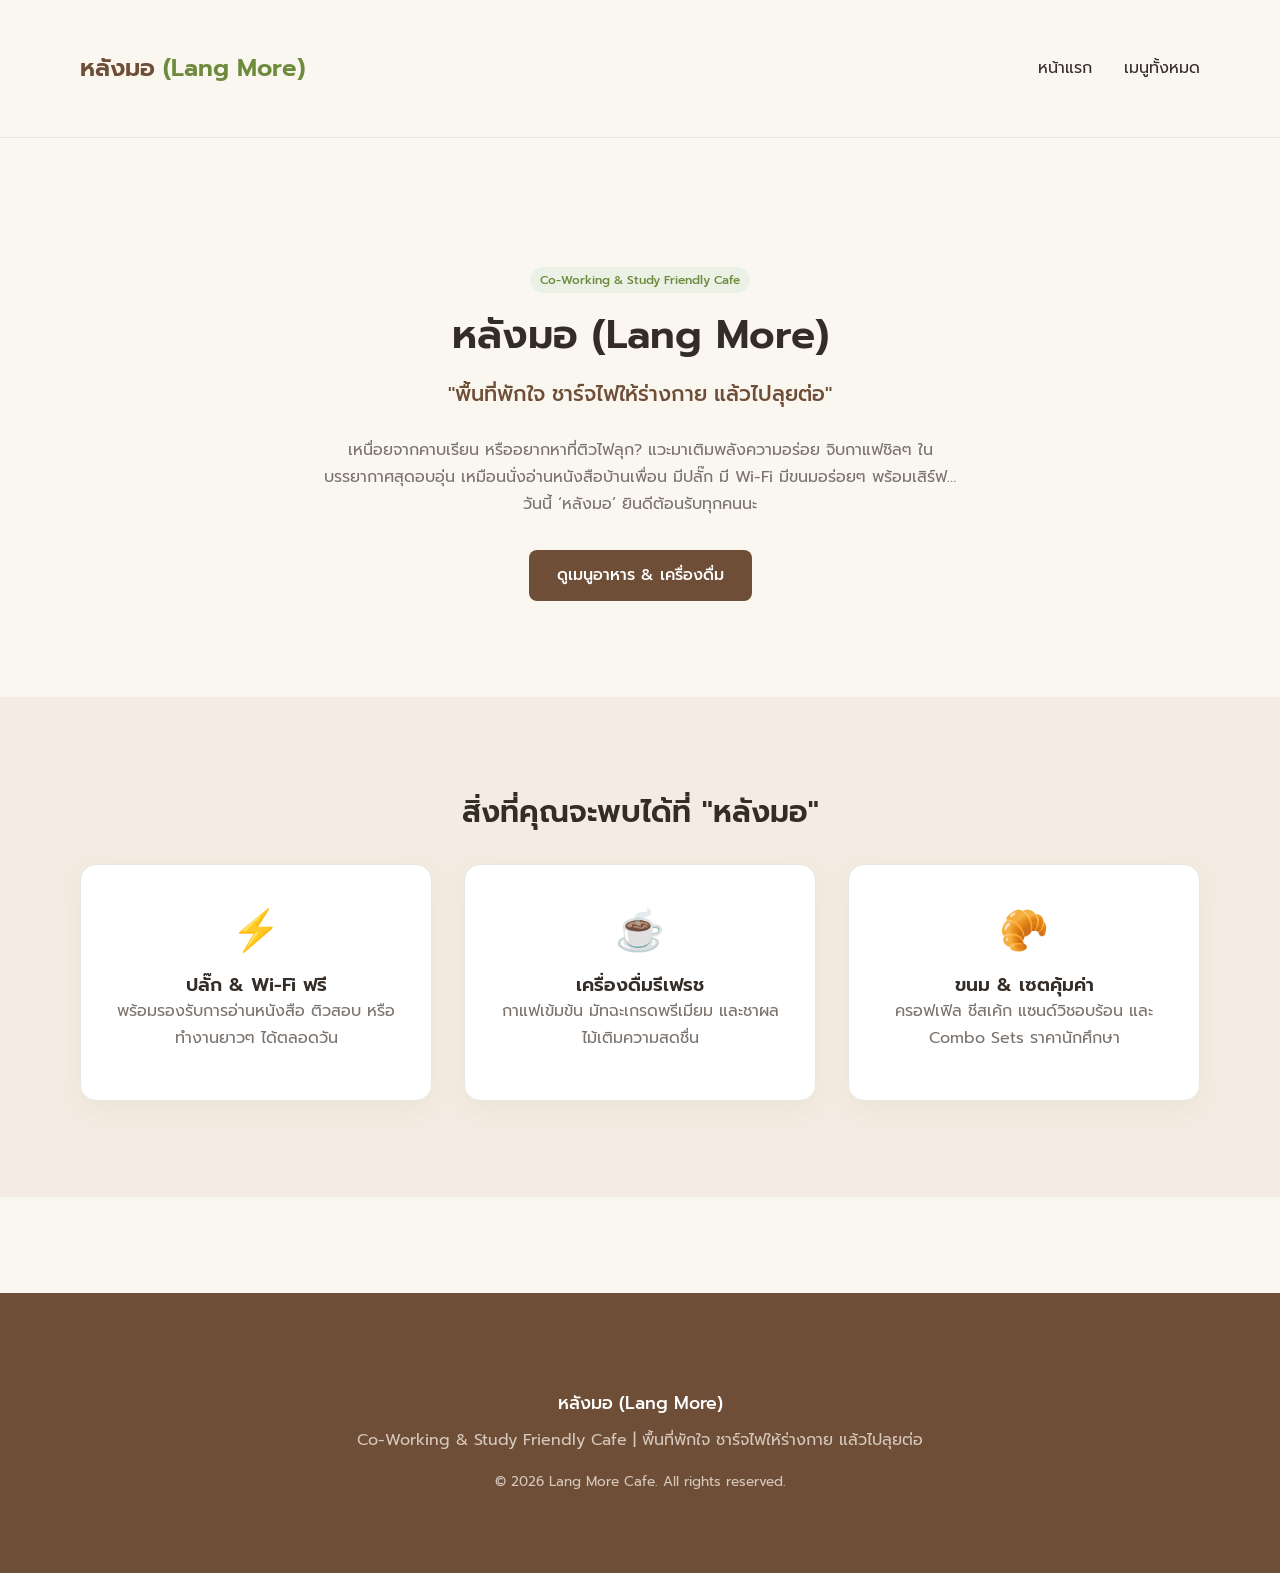
<file: index.html>
<!DOCTYPE html>
<html lang="th">
<head>
  <meta charset="UTF-8">
  <meta name="viewport" content="width=device-width, initial-scale=1.0">
  <title>หลังมอ (Lang More) – Co-Working & Study Friendly Cafe</title>
  <link rel="stylesheet" href="style.css">
</head>
<body>

  <!-- Header & Navigation -->
  <header>
    <div class="container nav-container">
      <a href="index.html" class="logo">
        หลังมอ <span>(Lang More)</span>
      </a>
      <ul class="nav-links">
        <li><a href="index.html">หน้าแรก</a></li>
        <li><a href="product.html">เมนูทั้งหมด</a></li>
      </ul>
    </div>
  </header>

  <main>
    <!-- Hero Section -->
    <section class="section hero" style="text-align: center; padding: var(--spacing-xl) 0 var(--spacing-lg) 0;">
      <div class="container">
        <span class="card-tag" style="margin: 0 auto 1rem auto; display: inline-block;">Co-Working & Study Friendly Cafe</span>
        <h1>หลังมอ (Lang More)</h1>
        <p style="font-size: 1.3rem; font-weight: 500; color: var(--brown-primary); margin-bottom: 1.5rem;">
          "พื้นที่พักใจ ชาร์จไฟให้ร่างกาย แล้วไปลุยต่อ"
        </p>
        <p style="max-width: 650px; margin: 0 auto 2rem auto;">
          เหนื่อยจากคาบเรียน หรืออยากหาที่ติวไฟลุก? แวะมาเติมพลังความอร่อย จิบกาแฟชิลๆ ในบรรยากาศสุดอบอุ่น เหมือนนั่งอ่านหนังสือบ้านเพื่อน มีปลั๊ก มี Wi-Fi มีขนมอร่อยๆ พร้อมเสิร์ฟ… วันนี้ ‘หลังมอ’ ยินดีต้อนรับทุกคนนะ
        </p>
        <div style="display: flex; gap: 1rem; justify-content: center; flex-wrap: wrap;">
          <a href="product.html" class="btn btn-primary">ดูเมนูอาหาร & เครื่องดื่ม</a>
        </div>
      </div>
    </section>

    <!-- Highlights Section -->
    <section class="section" style="background-color: #f4ece2;">
      <div class="container">
        <h2>สิ่งที่คุณจะพบได้ที่ "หลังมอ"</h2>
        <div class="grid" style="grid-template-columns: repeat(auto-fit, minmax(250px, 1fr)); text-align: center;">
          <div class="card" style="padding: var(--spacing-md);">
            <div style="font-size: 2.5rem; margin-bottom: 0.5rem;">⚡</div>
            <h3>ปลั๊ก & Wi-Fi ฟรี</h3>
            <p>พร้อมรองรับการอ่านหนังสือ ติวสอบ หรือทำงานยาวๆ ได้ตลอดวัน</p>
          </div>
          <div class="card" style="padding: var(--spacing-md);">
            <div style="font-size: 2.5rem; margin-bottom: 0.5rem;">☕</div>
            <h3>เครื่องดื่มรีเฟรช</h3>
            <p>กาแฟเข้มข้น มัทฉะเกรดพรีเมียม และชาผลไม้เติมความสดชื่น</p>
          </div>
          <div class="card" style="padding: var(--spacing-md);">
            <div style="font-size: 2.5rem; margin-bottom: 0.5rem;">🥐</div>
            <h3>ขนม & เซตคุ้มค่า</h3>
            <p>ครอฟเฟิล ชีสเค้ก แซนด์วิชอบร้อน และ Combo Sets ราคานักศึกษา</p>
          </div>
        </div>
      </div>
    </section>
  </main>

  <!-- Footer -->
  <footer>
    <div class="container" style="text-align: center;">
      <p style="font-size: 1.1rem; font-weight: 500; color: #ffffff; margin-bottom: 0.5rem;">หลังมอ (Lang More)</p>
      <p>Co-Working & Study Friendly Cafe | พื้นที่พักใจ ชาร์จไฟให้ร่างกาย แล้วไปลุยต่อ</p>
      <p style="margin-top: 1rem; font-size: 0.85rem;">&copy; 2026 Lang More Cafe. All rights reserved.</p>
    </div>
  </footer>

  <script src="script.js"></script>
</body>
</html>
</file>
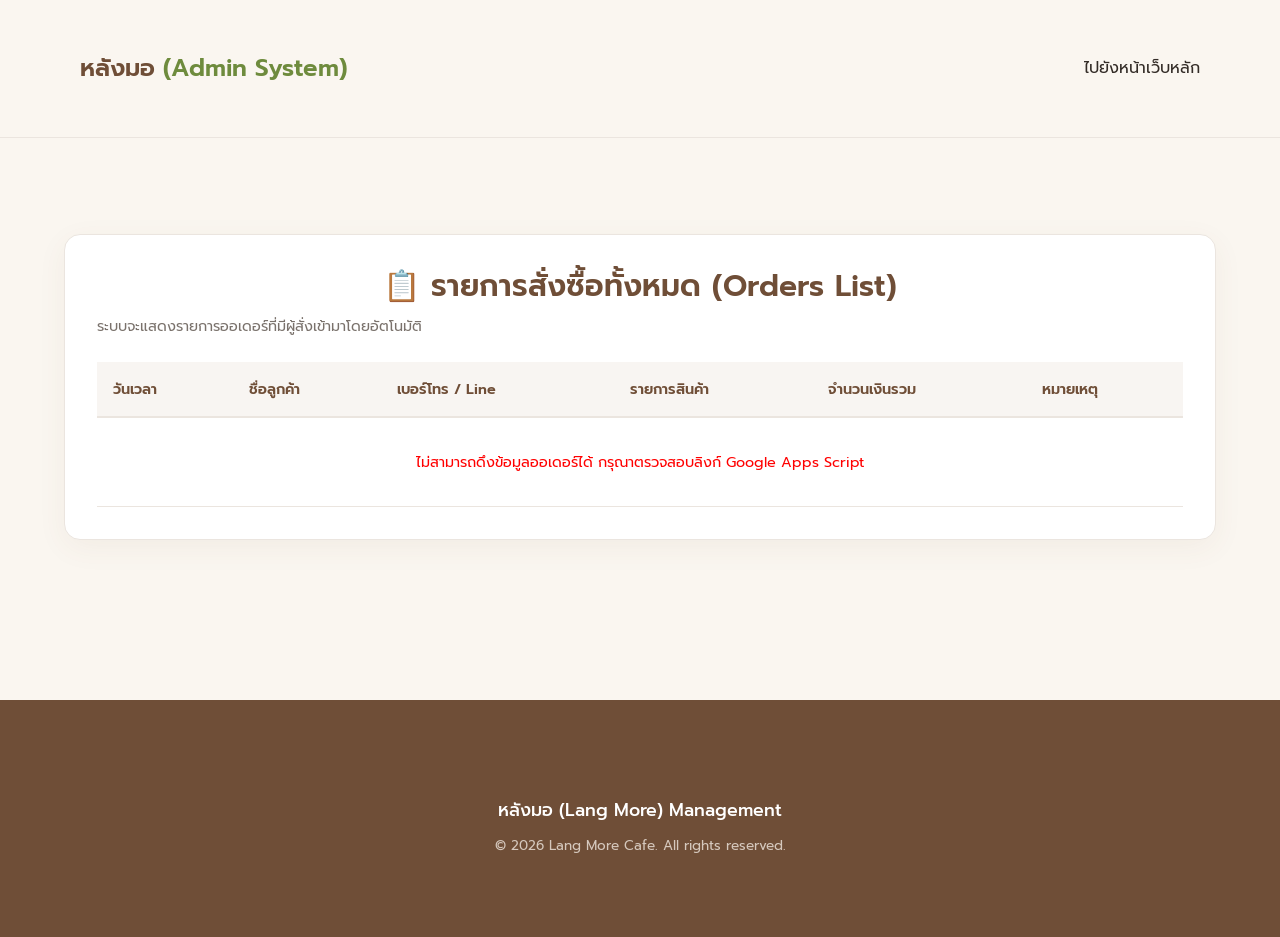
<file: admin.html>
<!DOCTYPE html>
<html lang="th">
<head>
  <meta charset="UTF-8">
  <meta name="viewport" content="width=device-width, initial-scale=1.0">
  <title>ระบบจัดการออเดอร์ (Admin) - หลังมอ</title>
  <link rel="stylesheet" href="style.css">
  <style>
    .admin-section {
      background: #ffffff;
      padding: 2rem;
      border-radius: 16px;
      box-shadow: 0 8px 30px rgba(111, 78, 55, 0.06);
      border: 1px solid #EBE5DF;
      margin-top: 2rem;
    }
    .table-responsive {
      overflow-x: auto;
      margin-top: 1.5rem;
    }
    table {
      width: 100%;
      border-collapse: collapse;
      text-align: left;
      font-size: 0.9rem;
    }
    th {
      background-color: #F8F5F2;
      color: #6F4E37;
      padding: 0.9rem 1rem;
      font-weight: 600;
      border-bottom: 2px solid #EBE5DF;
      white-space: nowrap;
    }
    td {
      padding: 0.9rem 1rem;
      border-bottom: 1px solid #EBE5DF;
      color: #332C27;
      vertical-align: top;
    }
    tr:hover {
      background-color: #FAF8F5;
    }
  </style>
</head>
<body>

  <!-- Header -->
  <header>
    <div class="container nav-container">
      <a href="index.html" class="logo">หลังมอ <span>(Admin System)</span></a>
      <ul class="nav-links">
        <li><a href="index.html">ไปยังหน้าเว็บหลัก</a></li>
      </ul>
    </div>
  </header>

  <main class="container section">
    <div class="admin-section">
      <h2 style="color: #6F4E37; margin-bottom: 0.5rem;">📋 รายการสั่งซื้อทั้งหมด (Orders List)</h2>
      <p style="color: #7A726C; font-size: 0.9rem;">ระบบจะแสดงรายการออเดอร์ที่มีผู้สั่งเข้ามาโดยอัตโนมัติ</p>

      <div class="table-responsive">
        <table id="ordersTable">
          <thead>
            <tr>
              <th>วันเวลา</th>
              <th>ชื่อลูกค้า</th>
              <th>เบอร์โทร / Line</th>
              <th>รายการสินค้า</th>
              <th>จำนวนเงินรวม</th>
              <th>หมายเหตุ</th>
            </tr>
          </thead>
          <tbody>
            <!-- script.js จะนำข้อมูลออเดอร์มาแทรกในนี้ -->
          </tbody>
        </table>
      </div>
    </div>
  </main>

  <!-- Footer -->
  <footer>
    <div class="container" style="text-align: center;">
      <p style="font-size: 1.1rem; font-weight: 500; color: #ffffff; margin-bottom: 0.5rem;">หลังมอ (Lang More) Management</p>
      <p style="font-size: 0.85rem;">&copy; 2026 Lang More Cafe. All rights reserved.</p>
    </div>
  </footer>

  <script src="script.js"></script>
</body>
</html>
</file>
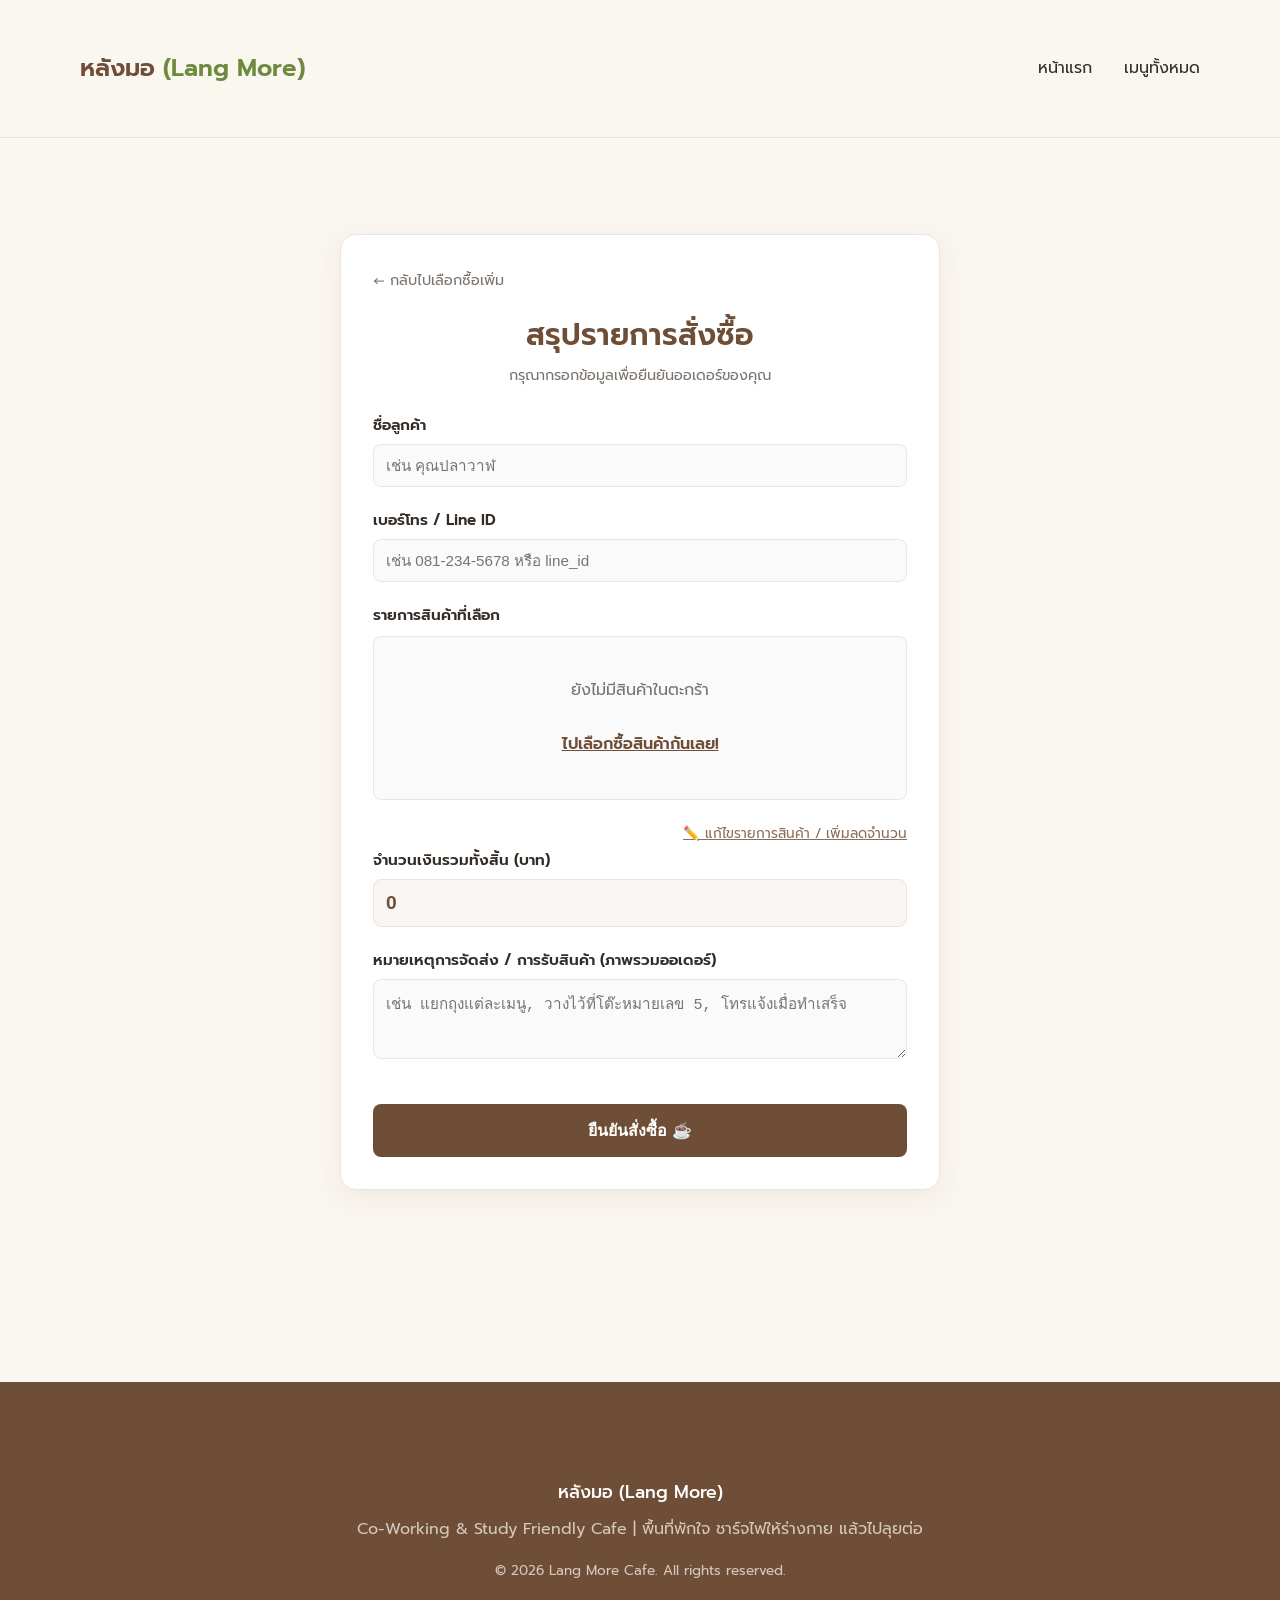
<file: order.html>
<!DOCTYPE html>
<html lang="th">
<head>
  <meta charset="UTF-8">
  <meta name="viewport" content="width=device-width, initial-scale=1.0">
  <title>ตะกร้าสินค้า & สั่งซื้อ - หลังมอ (Lang More)</title>
  <link rel="stylesheet" href="style.css">
  <style>
    .cart-summary-box {
      background-color: #FAFAFA;
      border: 1px solid #EBE5DF;
      border-radius: 8px;
      padding: 1rem;
    }
    .summary-item {
      padding-bottom: 0.75rem;
      margin-bottom: 0.75rem;
      border-bottom: 1px dashed #EBE5DF;
    }
    .summary-item:last-child {
      border-bottom: none;
      margin-bottom: 0;
      padding-bottom: 0;
    }
    .item-main {
      display: flex;
      justify-content: space-between;
      font-weight: 600;
      color: #332C27;
    }
    .item-menu-note {
      font-size: 0.85rem;
      color: #8C6D58;
      margin-top: 0.25rem;
      padding-left: 0.5rem;
    }
    .order-container {
      max-width: 600px;
      margin: 2rem auto;
      background: #ffffff;
      padding: 2rem;
      border-radius: 16px;
      box-shadow: 0 8px 30px rgba(111, 78, 55, 0.08);
      border: 1px solid #EBE5DF;
    }
    .form-group {
      margin-bottom: 1.25rem;
    }
    .form-group label {
      display: block;
      font-weight: 600;
      color: #332C27;
      margin-bottom: 0.4rem;
      font-size: 0.95rem;
    }
    .form-control {
      width: 100%;
      padding: 0.75rem;
      border: 1px solid #EBE5DF;
      border-radius: 8px;
      background-color: #FAFAFA;
      color: #332C27;
      font-size: 0.95rem;
      box-sizing: border-box;
      transition: border-color 0.2s;
    }
    .form-control:focus {
      outline: none;
      border-color: #6F4E37;
      background-color: #FFFFFF;
    }
    textarea.form-control {
      resize: vertical;
      min-height: 80px;
    }
    .btn-submit {
      width: 100%;
      background-color: #6F4E37;
      color: #ffffff;
      padding: 0.85rem;
      border: none;
      border-radius: 8px;
      font-size: 1rem;
      font-weight: 600;
      cursor: pointer;
      transition: background-color 0.2s ease;
      margin-top: 1rem;
    }
    .btn-submit:hover {
      background-color: #563C29;
    }
    .btn-back {
      display: inline-block;
      text-align: center;
      color: #7A726C;
      text-decoration: none;
      font-size: 0.9rem;
      margin-bottom: 1.5rem;
      transition: color 0.2s;
    }
    .btn-back:hover {
      color: #6F4E37;
    }
  </style>
</head>
<body>

  <!-- Header -->
  <header>
    <div class="container nav-container">
      <a href="index.html" class="logo">หลังมอ <span>(Lang More)</span></a>
      <ul class="nav-links">
        <li><a href="index.html">หน้าแรก</a></li>
        <li><a href="product.html">เมนูทั้งหมด</a></li>
      </ul>
    </div>
  </header>

  <main class="container section">
    <div class="order-container">
      <a href="product.html" class="btn-back">← กลับไปเลือกซื้อเพิ่ม</a>
      
      <h2 style="color: #6F4E37; margin-bottom: 0.5rem; text-align: center;">สรุปรายการสั่งซื้อ</h2>
      <p style="text-align: center; color: #7A726C; font-size: 0.9rem; margin-bottom: 1.5rem;">กรุณากรอกข้อมูลเพื่อยืนยันออเดอร์ของคุณ</p>

      <form id="orderForm">
        <div class="form-group">
          <label for="customerName">ชื่อลูกค้า</label>
          <input type="text" id="customerName" class="form-control" placeholder="เช่น คุณปลาวาฬ" required>
        </div>

        <div class="form-group">
          <label for="contact">เบอร์โทร / Line ID</label>
          <input type="text" id="contact" class="form-control" placeholder="เช่น 081-234-5678 หรือ line_id" required>
        </div>

        <div class="form-group">
          <label style="font-weight: 600; color: #332C27; margin-bottom: 0.5rem; display: block;">รายการสินค้าที่เลือก</label>
  
          <!-- กล่องแสดงรายการสินค้าพร้อมหมายเหตุรายเมนู (script.js จะวาดสินค้าใส่ตรงนี้) -->
          <div id="cart-summary-box" class="cart-summary-box"></div>
  
          <!-- ซ่อน input id="items" ไว้เบื้องหลังเพื่อส่งข้อมูลเข้า Google Sheets -->
          <input type="hidden" id="items" name="items">
        </div>
      <div style="text-align: right; margin-top: 0.5rem;">
        <a href="product.html" style="font-size: 0.85rem; color: #8C6D58; text-decoration: underline;">
          ✏️ แก้ไขรายการสินค้า / เพิ่มลดจำนวน
        </a>
      </div>

        <div class="form-group">
          <label for="total">จำนวนเงินรวมทั้งสิ้น (บาท)</label>
          <input type="text" id="total" class="form-control" readonly style="font-weight: 700; color: #6F4E37; font-size: 1.2rem; background-color: #F8F5F2;">
        </div>

        <div class="form-group">
          <label for="note">หมายเหตุการจัดส่ง / การรับสินค้า (ภาพรวมออเดอร์)</label>
          <textarea id="note" class="form-control" placeholder="เช่น แยกถุงแต่ละเมนู, วางไว้ที่โต๊ะหมายเลข 5, โทรแจ้งเมื่อทำเสร็จ"></textarea>
        </div>

        <button type="submit" class="btn-submit">ยืนยันสั่งซื้อ ☕</button>
      </form>
    </div>
  </main>

  <!-- Footer -->
  <footer>
    <div class="container" style="text-align: center;">
      <p style="font-size: 1.1rem; font-weight: 500; color: #ffffff; margin-bottom: 0.5rem;">หลังมอ (Lang More)</p>
      <p>Co-Working & Study Friendly Cafe | พื้นที่พักใจ ชาร์จไฟให้ร่างกาย แล้วไปลุยต่อ</p>
      <p style="margin-top: 1rem; font-size: 0.85rem;">&copy; 2026 Lang More Cafe. All rights reserved.</p>
    </div>
  </footer>

  <script src="script.js"></script>
</body>
</html>
</file>
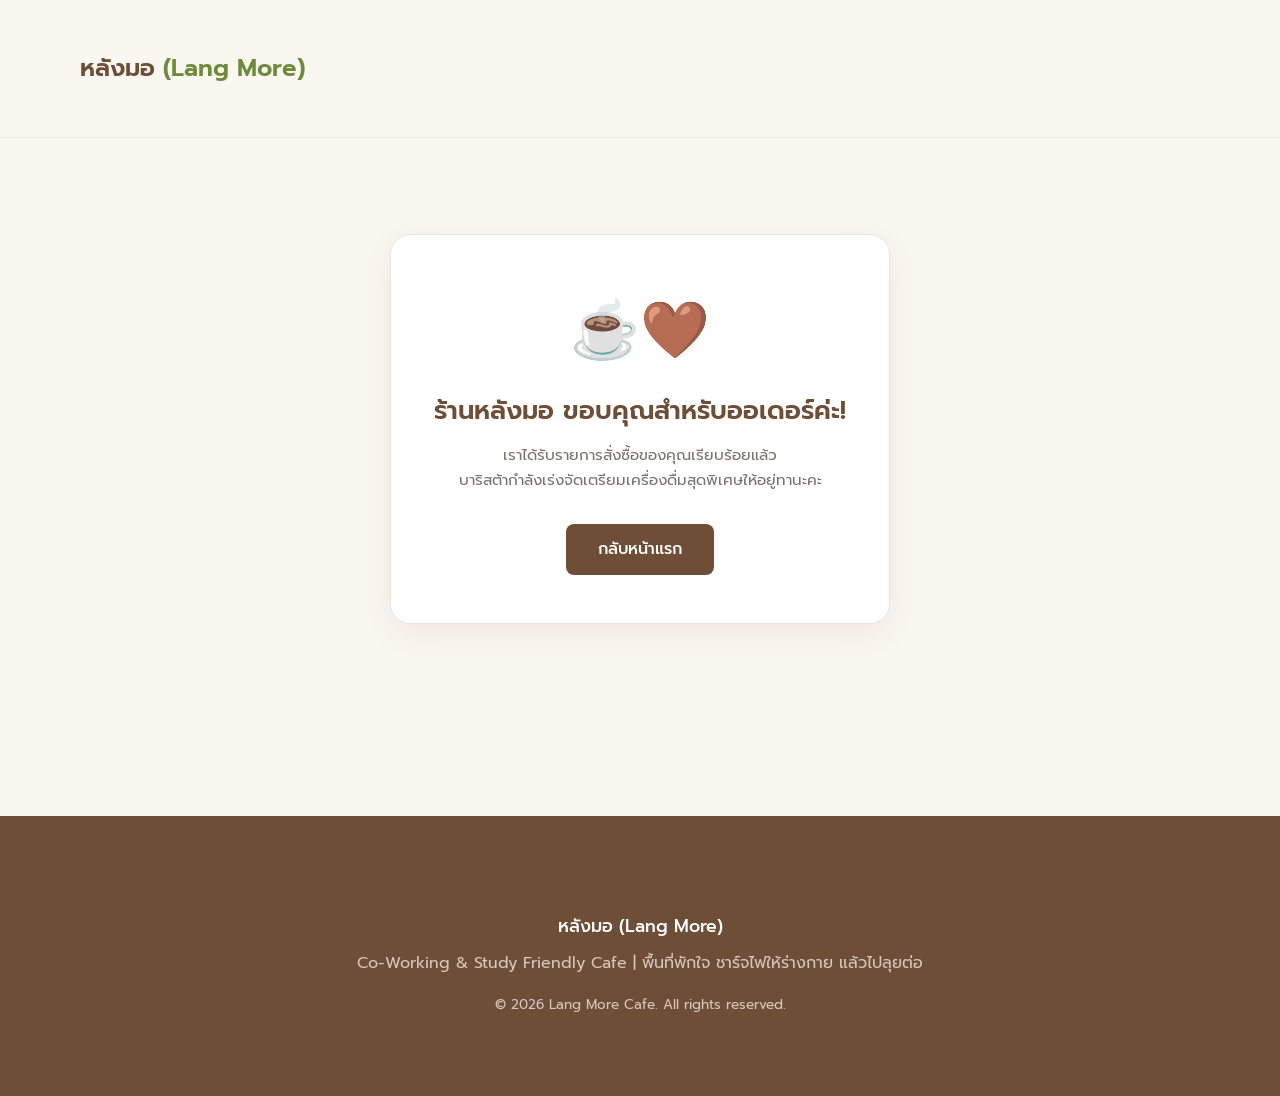
<file: thankyou.html>
<!DOCTYPE html>
<html lang="th">
<head>
  <meta charset="UTF-8">
  <meta name="viewport" content="width=device-width, initial-scale=1.0">
  <title>ขอบคุณสำหรับออเดอร์ - หลังมอ (Lang More)</title>
  <link rel="stylesheet" href="style.css">
  <style>
    .thankyou-box {
      max-width: 500px;
      margin: 4rem auto;
      background: #ffffff;
      padding: 3rem 2rem;
      border-radius: 20px;
      text-align: center;
      box-shadow: 0 10px 30px rgba(111, 78, 55, 0.08);
      border: 1px solid #EBE5DF;
    }
    .icon-heart {
      font-size: 3.5rem;
      margin-bottom: 1rem;
      display: inline-block;
    }
    .thankyou-box h1 {
      color: #6F4E37;
      font-size: 1.6rem;
      margin-bottom: 1rem;
    }
    .thankyou-box p {
      color: #7A726C;
      font-size: 0.95rem;
      line-height: 1.6;
      margin-bottom: 2rem;
    }
    .btn-home {
      display: inline-block;
      background-color: #6F4E37;
      color: #ffffff;
      padding: 0.75rem 2rem;
      border-radius: 8px;
      text-decoration: none;
      font-weight: 500;
      transition: background-color 0.2s ease;
    }
    .btn-home:hover {
      background-color: #563C29;
    }
  </style>
</head>
<body>

  <!-- Header -->
  <header>
    <div class="container nav-container">
      <a href="index.html" class="logo">หลังมอ <span>(Lang More)</span></a>
    </div>
  </header>

  <main class="container">
    <div class="thankyou-box">
      <div class="icon-heart">☕🤎</div>
      <h1>ร้านหลังมอ ขอบคุณสำหรับออเดอร์ค่ะ!</h1>
      <p>เราได้รับรายการสั่งซื้อของคุณเรียบร้อยแล้ว <br>บาริสต้ากำลังเร่งจัดเตรียมเครื่องดื่มสุดพิเศษให้อยู่ทานะคะ</p>
      <a href="index.html" class="btn-home">กลับหน้าแรก</a>
    </div>
  </main>

  <!-- Footer -->
  <footer>
    <div class="container" style="text-align: center;">
      <p style="font-size: 1.1rem; font-weight: 500; color: #ffffff; margin-bottom: 0.5rem;">หลังมอ (Lang More)</p>
      <p>Co-Working & Study Friendly Cafe | พื้นที่พักใจ ชาร์จไฟให้ร่างกาย แล้วไปลุยต่อ</p>
      <p style="margin-top: 1rem; font-size: 0.85rem;">&copy; 2026 Lang More Cafe. All rights reserved.</p>
    </div>
  </footer>

  <script src="script.js"></script>
</body>
</html>
</file>
<file: style.css>
@import url('https://fonts.googleapis.com/css2?family=Prompt:wght@300;400;500;600&display=swap');

:root {
  /* Color Palette */
  --bg-cream: #FAF6F0;
  --bg-card: #FFFFFF;
  --text-main: #332C27;
  --text-muted: #7A726C;
  --brown-primary: #6F4E37;
  --brown-light: #EFE6DD;
  --brown-hover: #563C29;
  --matcha-green: #6E8B3D;
  --matcha-light: #EBF1E5;
  --matcha-hover: #587030;
  --accent-warm: #D9822B;
  --border-light: #EBE5DF;

  /* Typography */
  --font-sans: 'Prompt', -apple-system, BlinkMacSystemFont, "Segoe UI", Roboto, sans-serif;

  /* Spacing */
  --spacing-xs: 0.5rem;
  --spacing-sm: 1rem;
  --spacing-md: 2rem;
  --spacing-lg: 4rem;
  --spacing-xl: 6rem;

  /* Elevate & Radius */
  --radius-sm: 8px;
  --radius-md: 16px;
  --radius-lg: 24px;
  --shadow-soft: 0 8px 30px rgba(111, 78, 55, 0.06);
  --shadow-hover: 0 12px 35px rgba(111, 78, 55, 0.12);
}

/* Reset & Base Styles */
*, *::before, *::after {
  box-sizing: border-box;
  margin: 0;
  padding: 0;
}

html {
  font-size: 16px;
  scroll-behavior: smooth;
}

body {
  font-family: var(--font-sans);
  background-color: var(--bg-cream);
  color: var(--text-main);
  line-height: 1.7;
  font-weight: 400;
  -webkit-font-smoothing: antialiased;
}

/* Layout Utilities */
.container {
  width: 90%;
  max-width: 1200px;
  margin: 0 auto;
  padding: var(--spacing-md) var(--spacing-sm);
}

.section {
  padding: var(--spacing-lg) 0;
}

/* Typography */
h1, h2, h3, h4 {
  font-weight: 600;
  color: var(--text-main);
  line-height: 1.3;
}

h1 {
  font-size: 2.5rem;
  margin-bottom: var(--spacing-sm);
}

h2 {
  font-size: 1.875rem;
  margin-bottom: var(--spacing-sm);
  text-align: center;
}

p {
  color: var(--text-muted);
  margin-bottom: var(--spacing-sm);
  font-size: 1rem;
}

/* Header & Navigation */
header {
  background-color: rgba(250, 246, 240, 0.95);
  backdrop-filter: blur(10px);
  position: sticky;
  top: 0;
  z-index: 100;
  border-bottom: 1px solid var(--border-light);
  padding: var(--spacing-sm) 0;
}

.nav-container {
  display: flex;
  justify-content: space-between;
  align-items: center;
}

.logo {
  font-size: 1.5rem;
  font-weight: 600;
  color: var(--brown-primary);
  text-decoration: none;
  display: flex;
  align-items: center;
  gap: 0.5rem;
}

.logo span {
  color: var(--matcha-green);
}

.nav-links {
  display: flex;
  gap: var(--spacing-md);
  list-style: none;
}

.nav-links a {
  text-decoration: none;
  color: var(--text-main);
  font-weight: 400;
  transition: color 0.2s ease;
}

.nav-links a:hover {
  color: var(--matcha-green);
}

/* Buttons */
.btn {
  display: inline-block;
  padding: 0.75rem 1.75rem;
  border-radius: var(--radius-sm);
  font-family: var(--font-sans);
  font-weight: 500;
  font-size: 1rem;
  text-decoration: none;
  cursor: pointer;
  border: none;
  transition: all 0.3s ease;
}

.btn-primary {
  background-color: var(--brown-primary);
  color: #ffffff;
}

.btn-primary:hover {
  background-color: var(--brown-hover);
  transform: translateY(-2px);
}

.btn-matcha {
  background-color: var(--matcha-green);
  color: #ffffff;
}

.btn-matcha:hover {
  background-color: var(--matcha-hover);
  transform: translateY(-2px);
}

.btn-outline {
  background-color: transparent;
  border: 1px solid var(--brown-primary);
  color: var(--brown-primary);
}

.btn-outline:hover {
  background-color: var(--brown-light);
}

/* Cards & Grid System */
.grid {
  display: grid;
  grid-template-columns: repeat(auto-fill, minmax(280px, 1fr));
  gap: var(--spacing-md);
  margin-top: var(--spacing-md);
}

.card {
  background-color: var(--bg-card);
  border-radius: var(--radius-md);
  overflow: hidden;
  box-shadow: var(--shadow-soft);
  transition: transform 0.3s ease, box-shadow 0.3s ease;
  border: 1px solid var(--border-light);
  display: flex;
  flex-direction: column;
}

.card:hover {
  transform: translateY(-6px);
  box-shadow: var(--shadow-hover);
}

.card-img {
  width: 100%;
  height: 200px;
  object-fit: cover;
  background-color: var(--brown-light);
}

.card-body {
  padding: var(--spacing-md);
  display: flex;
  flex-direction: column;
  flex-grow: 1;
}

.card-tag {
  align-self: flex-start;
  padding: 0.2rem 0.6rem;
  border-radius: 50px;
  font-size: 0.75rem;
  font-weight: 500;
  margin-bottom: 0.5rem;
  background-color: var(--matcha-light);
  color: var(--matcha-green);
}

.card-title {
  font-size: 1.25rem;
  margin-bottom: 0.25rem;
}

.card-price {
  font-size: 1.125rem;
  font-weight: 600;
  color: var(--brown-primary);
  margin-bottom: var(--spacing-xs);
}

.card-desc {
  font-size: 0.9rem;
  flex-grow: 1;
  margin-bottom: var(--spacing-sm);
}

/* Footer */
footer {
  background-color: var(--brown-primary);
  color: #FAF6F0;
  padding: var(--spacing-lg) 0 var(--spacing-md) 0;
  margin-top: var(--spacing-xl);
}

footer p {
  color: #D5C8BD;
}

/* Responsive Media Queries */
@media (max-width: 768px) {
  html {
    font-size: 14px;
  }
  
  .nav-links {
    display: none; /* Can be expanded into a mobile menu drawer */
  }
  
  .grid {
    grid-template-columns: repeat(auto-fill, minmax(240px, 1fr));
    gap: var(--spacing-sm);
  }
  
  .section {
    padding: var(--spacing-md) 0;
  }
}
</file>
